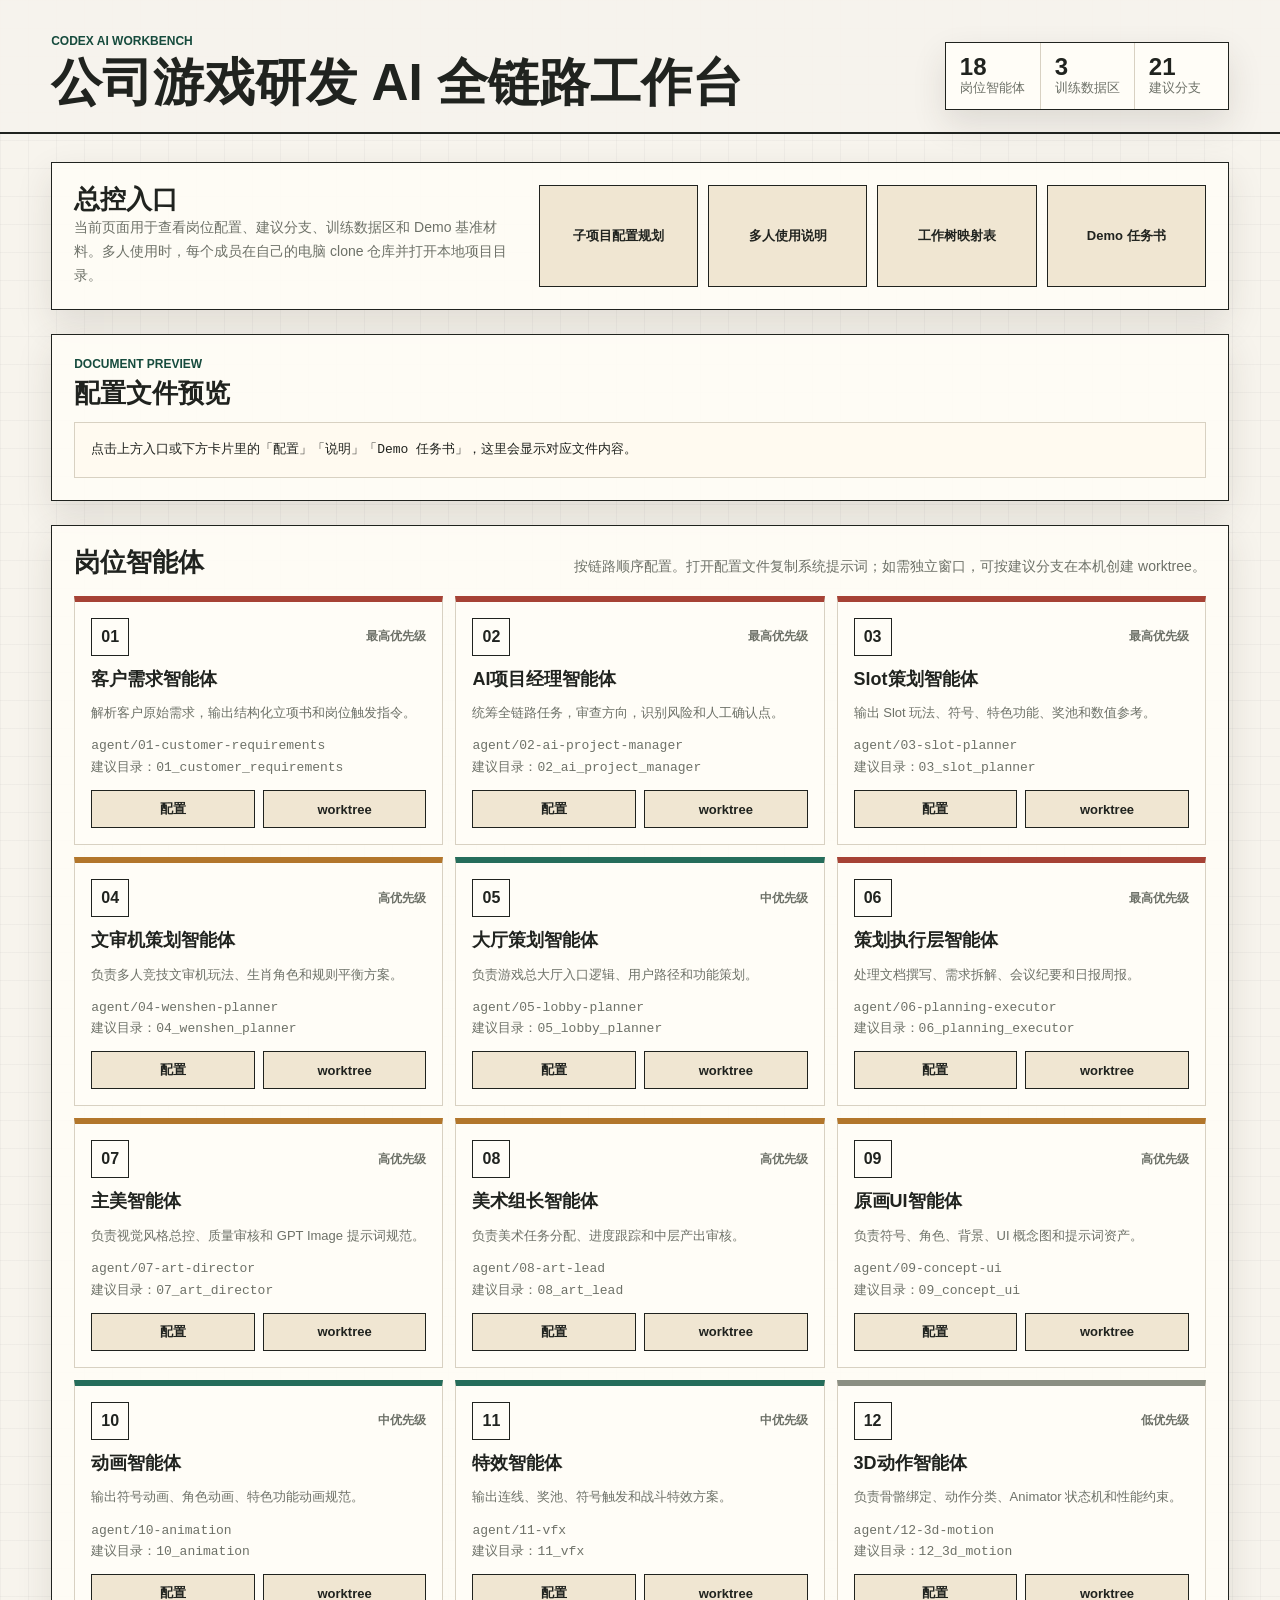
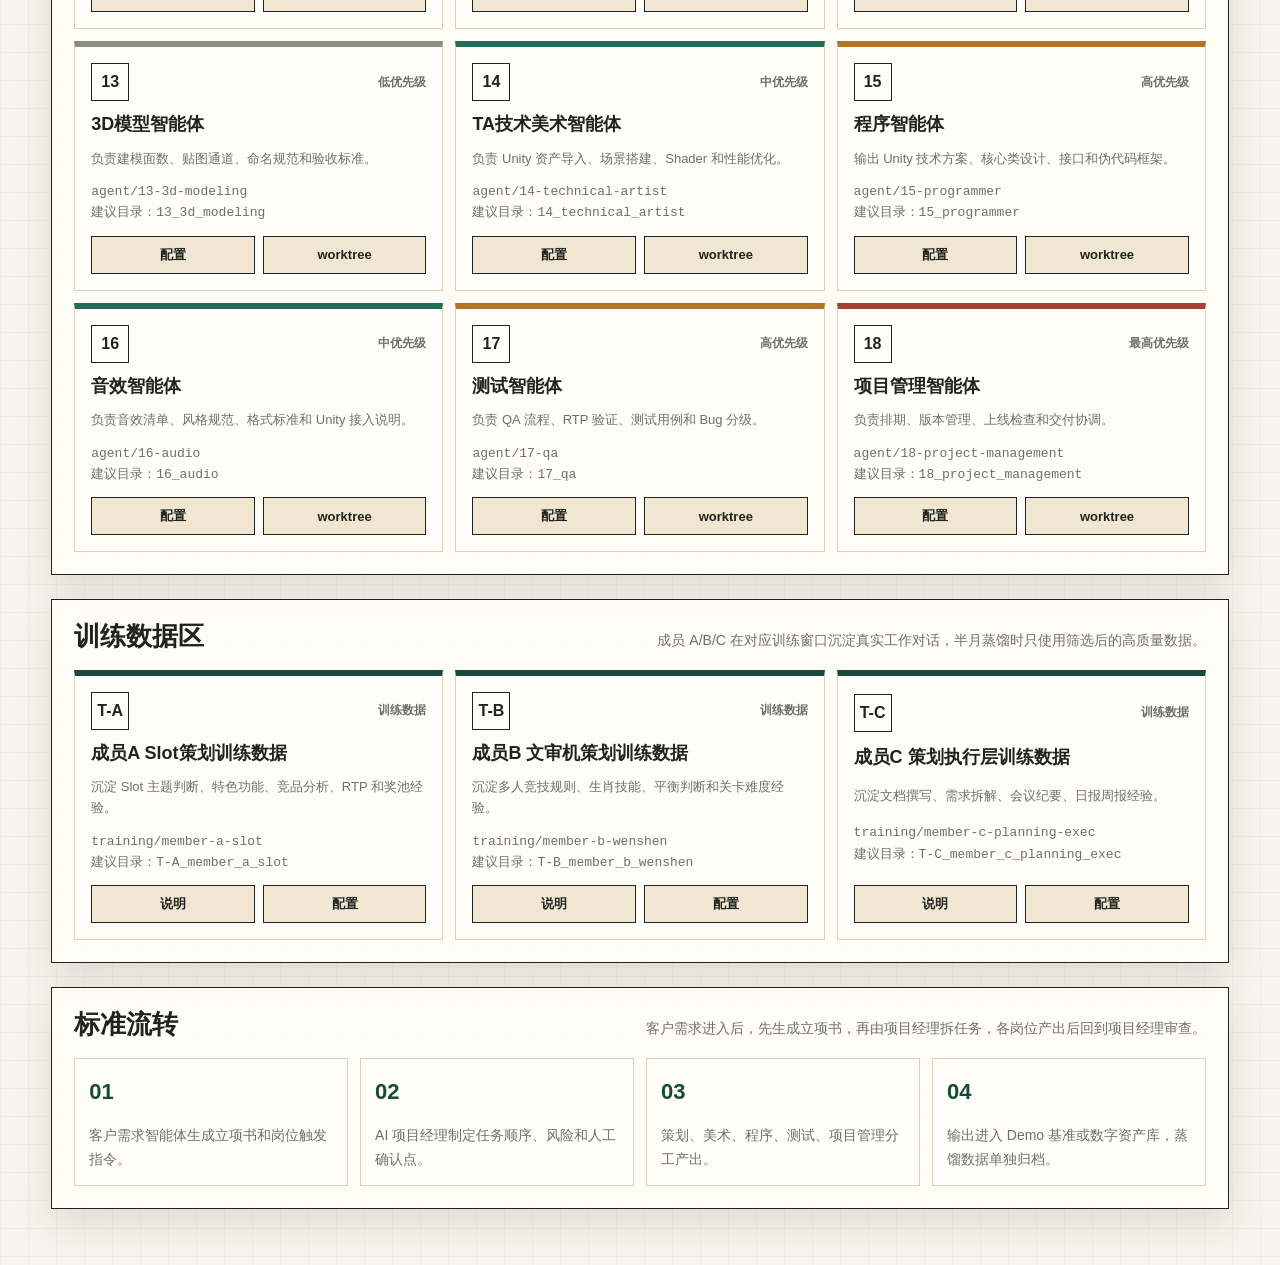
<file: 07_本地管理台/index.html>
<!doctype html>
<html lang="zh-CN">
<head>
  <meta charset="utf-8">
  <meta name="viewport" content="width=device-width, initial-scale=1">
  <title>公司游戏研发 AI 全链路工作台</title>
  <link rel="stylesheet" href="./styles.css">
</head>
<body>
  <header class="topbar">
    <div>
      <p class="eyebrow">Codex AI Workbench</p>
      <h1>公司游戏研发 AI 全链路工作台</h1>
    </div>
    <div class="status-strip" aria-label="工作台状态">
      <span><strong>18</strong> 岗位智能体</span>
      <span><strong>3</strong> 训练数据区</span>
      <span><strong>21</strong> 建议分支</span>
    </div>
  </header>

  <main>
    <section class="control-band">
      <div class="control-copy">
        <h2>总控入口</h2>
        <p>当前页面用于查看岗位配置、建议分支、训练数据区和 Demo 基准材料。多人使用时，每个成员在自己的电脑 clone 仓库并打开本地项目目录。</p>
      </div>
      <div class="quick-links">
        <a href="../00_执行中枢/Codex子项目配置规划.md">子项目配置规划</a>
        <a href="../00_执行中枢/团队多人使用说明.md">多人使用说明</a>
        <a href="../00_执行中枢/本地工作树映射表.md">工作树映射表</a>
        <a href="../04_Demo基准测试/Demo任务书.md">Demo 任务书</a>
      </div>
    </section>

    <section class="document-viewer" aria-live="polite">
      <div class="viewer-heading">
        <div>
          <p class="eyebrow">Document Preview</p>
          <h2 id="viewerTitle">配置文件预览</h2>
        </div>
        <div class="viewer-actions">
          <a id="viewerVsCodeLink" href="#" hidden>VS Code 打开</a>
          <a id="viewerOpenLink" href="#" target="_blank" rel="noreferrer" hidden>浏览器打开</a>
        </div>
      </div>
      <p id="viewerLocalPath" class="viewer-path" hidden></p>
      <pre id="viewerContent">点击上方入口或下方卡片里的「配置」「说明」「Demo 任务书」，这里会显示对应文件内容。</pre>
    </section>

    <section class="grid-shell">
      <div class="section-heading">
        <h2>岗位智能体</h2>
        <p>按链路顺序配置。打开配置文件复制系统提示词；如需独立窗口，可按建议分支在本机创建 worktree。</p>
      </div>
      <div id="agentGrid" class="agent-grid"></div>
    </section>

    <section class="grid-shell">
      <div class="section-heading">
        <h2>训练数据区</h2>
        <p>成员 A/B/C 在对应训练窗口沉淀真实工作对话，半月蒸馏时只使用筛选后的高质量数据。</p>
      </div>
      <div id="trainingGrid" class="training-grid"></div>
    </section>

    <section class="workflow">
      <div class="section-heading">
        <h2>标准流转</h2>
        <p>客户需求进入后，先生成立项书，再由项目经理拆任务，各岗位产出后回到项目经理审查。</p>
      </div>
      <ol>
        <li>客户需求智能体生成立项书和岗位触发指令。</li>
        <li>AI 项目经理制定任务顺序、风险和人工确认点。</li>
        <li>策划、美术、程序、测试、项目管理分工产出。</li>
        <li>输出进入 Demo 基准或数字资产库，蒸馏数据单独归档。</li>
      </ol>
    </section>
  </main>

  <script src="./app.js"></script>
</body>
</html>
</file>
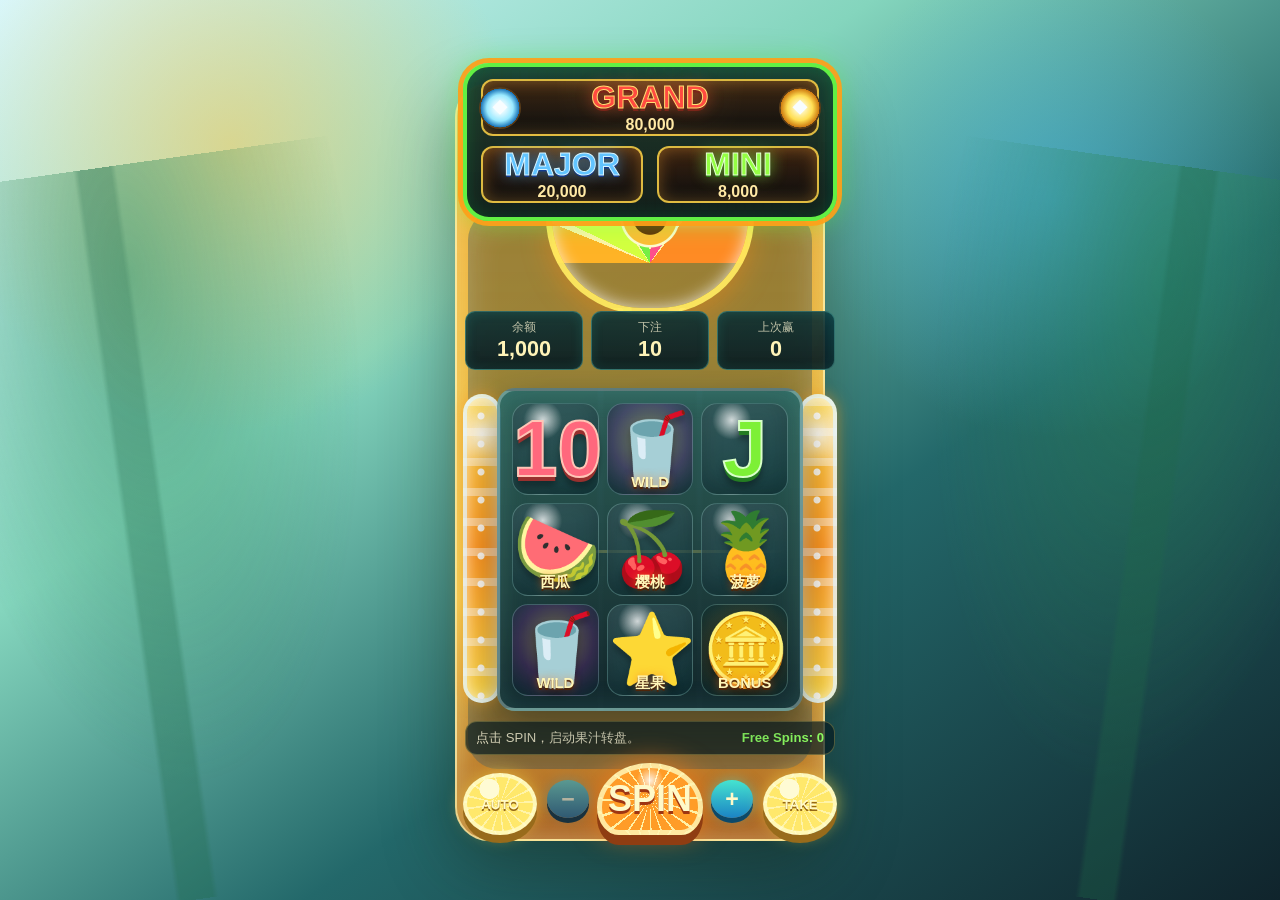
<file: 04_Demo基准测试/Demo_V1_水果777_20260514/demo/index.html>
<!doctype html>
<html lang="zh-CN">
<head>
  <meta charset="utf-8">
  <meta name="viewport" content="width=device-width, initial-scale=1">
  <title>水果777 Demo V1</title>
  <link rel="stylesheet" href="./styles.css">
</head>
<body>
  <main class="machine" aria-label="水果777 Slot Demo">
    <section class="jackpot-panel" aria-label="奖池">
      <div class="gem gem-left">◆</div>
      <div class="gem gem-right">◆</div>
      <div class="jackpot grand" data-tier="grand">
        <span>GRAND</span>
        <strong id="grandValue">80,000</strong>
      </div>
      <div class="jackpot-row">
        <div class="jackpot major" data-tier="major">
          <span>MAJOR</span>
          <strong id="majorValue">20,000</strong>
        </div>
        <div class="jackpot mini" data-tier="mini">
          <span>MINI</span>
          <strong id="miniValue">8,000</strong>
        </div>
      </div>
    </section>

    <section class="citrus-wheel" aria-hidden="true">
      <div class="wheel-core"></div>
    </section>

    <section class="stats-bar" aria-label="状态">
      <div>
        <span>余额</span>
        <strong id="creditsValue">1,000</strong>
      </div>
      <div>
        <span>下注</span>
        <strong id="betValue">10</strong>
      </div>
      <div>
        <span>上次赢</span>
        <strong id="lastWinValue">0</strong>
      </div>
    </section>

    <section class="cabinet">
      <div class="juice-pipe pipe-left" aria-hidden="true"></div>
      <div class="juice-pipe pipe-right" aria-hidden="true"></div>

      <div class="reel-window">
        <div class="payline payline-mid"></div>
        <div id="reels" class="reels" aria-live="polite"></div>
        <div id="winToast" class="win-toast" role="status"></div>
      </div>
    </section>

    <section class="message-strip">
      <p id="messageText">点击 SPIN，启动果汁转盘。</p>
      <p id="freeText">Free Spins: 0</p>
    </section>

    <section class="controls" aria-label="控制">
      <button id="autoButton" class="round-button lemon" type="button">
        <span>AUTO</span>
      </button>
      <div class="spin-cluster">
        <button id="betDownButton" class="step-button" type="button" aria-label="减少下注">−</button>
        <button id="spinButton" class="spin-button" type="button">
          <span>SPIN</span>
        </button>
        <button id="betUpButton" class="step-button" type="button" aria-label="增加下注">+</button>
      </div>
      <button id="takeButton" class="round-button lemon" type="button">
        <span>TAKE</span>
      </button>
    </section>
  </main>

  <script src="./app.js"></script>
</body>
</html>
</file>
<file: 07_本地管理台/styles.css>
:root {
  color-scheme: light;
  --paper: #f7f4ed;
  --ink: #20231f;
  --muted: #6d7168;
  --line: #d8d1c2;
  --panel: #fffdf7;
  --accent: #256d5b;
  --accent-strong: #164b3d;
  --amber: #b2762b;
  --red: #a64235;
  --shadow: 0 14px 34px rgba(53, 45, 31, 0.12);
}

* {
  box-sizing: border-box;
}

body {
  margin: 0;
  background:
    linear-gradient(90deg, rgba(32, 35, 31, 0.035) 1px, transparent 1px),
    linear-gradient(rgba(32, 35, 31, 0.035) 1px, transparent 1px),
    var(--paper);
  background-size: 28px 28px;
  color: var(--ink);
  font-family: "Microsoft YaHei", "Noto Sans CJK SC", sans-serif;
  letter-spacing: 0;
}

a {
  color: inherit;
  text-decoration: none;
}

.topbar {
  display: flex;
  justify-content: space-between;
  gap: 24px;
  align-items: end;
  padding: 34px clamp(18px, 4vw, 56px) 22px;
  border-bottom: 2px solid var(--ink);
  background: rgba(247, 244, 237, 0.92);
}

.eyebrow {
  margin: 0 0 8px;
  color: var(--accent-strong);
  font-size: 12px;
  font-weight: 700;
  text-transform: uppercase;
}

h1,
h2,
p {
  margin: 0;
}

h1 {
  max-width: 760px;
  font-size: clamp(28px, 4vw, 52px);
  line-height: 1.06;
}

h2 {
  font-size: clamp(20px, 2vw, 28px);
  line-height: 1.15;
}

.status-strip {
  display: grid;
  grid-template-columns: repeat(3, minmax(92px, 1fr));
  border: 1px solid var(--ink);
  background: var(--panel);
  box-shadow: var(--shadow);
}

.status-strip span {
  padding: 12px 14px;
  border-left: 1px solid var(--line);
  color: var(--muted);
  font-size: 13px;
  white-space: nowrap;
}

.status-strip span:first-child {
  border-left: 0;
}

.status-strip strong {
  display: block;
  color: var(--ink);
  font-size: 24px;
  line-height: 1;
}

main {
  padding: 28px clamp(18px, 4vw, 56px) 56px;
}

.control-band,
.grid-shell,
.workflow,
.document-viewer {
  border: 1px solid var(--ink);
  background: rgba(255, 253, 247, 0.9);
  box-shadow: var(--shadow);
}

.control-band {
  display: grid;
  grid-template-columns: minmax(240px, 0.8fr) minmax(300px, 1.2fr);
  gap: 20px;
  padding: 22px;
}

.control-copy p,
.section-heading p,
.workflow li {
  color: var(--muted);
  line-height: 1.72;
  font-size: 14px;
}

.quick-links {
  display: grid;
  grid-template-columns: repeat(4, minmax(120px, 1fr));
  gap: 10px;
}

.quick-links a,
.agent-card a,
.training-card a {
  display: inline-flex;
  align-items: center;
  justify-content: center;
  min-height: 38px;
  padding: 8px 12px;
  border: 1px solid var(--ink);
  background: #f0e6d2;
  font-size: 13px;
  font-weight: 700;
}

.quick-links a:hover,
.agent-card a:hover,
.training-card a:hover {
  background: var(--accent);
  color: white;
}

.document-viewer,
.grid-shell,
.workflow {
  margin-top: 24px;
  padding: 22px;
}

.viewer-heading {
  display: flex;
  align-items: end;
  justify-content: space-between;
  gap: 16px;
  margin-bottom: 14px;
}

.viewer-actions {
  display: flex;
  gap: 8px;
  flex-wrap: wrap;
  justify-content: end;
}

#viewerOpenLink,
#viewerVsCodeLink {
  min-height: 34px;
  padding: 8px 12px;
  border: 1px solid var(--ink);
  background: #f0e6d2;
  font-size: 13px;
  font-weight: 700;
}

.viewer-path {
  margin: -4px 0 12px;
  padding: 8px 10px;
  border: 1px solid var(--line);
  background: #fffaf0;
  color: var(--accent-strong);
  font-family: Consolas, "Courier New", monospace;
  font-size: 12px;
  line-height: 1.5;
  overflow-wrap: anywhere;
}

#viewerContent {
  max-height: 520px;
  margin: 0;
  padding: 16px;
  overflow: auto;
  border: 1px solid var(--line);
  background: #fffaf0;
  color: var(--ink);
  font-family: Consolas, "Microsoft YaHei", "Noto Sans CJK SC", monospace;
  font-size: 13px;
  line-height: 1.68;
  white-space: pre-wrap;
  overflow-wrap: anywhere;
}

.section-heading {
  display: flex;
  justify-content: space-between;
  gap: 20px;
  align-items: end;
  margin-bottom: 18px;
}

.section-heading p {
  max-width: 720px;
}

.agent-grid {
  display: grid;
  grid-template-columns: repeat(3, minmax(220px, 1fr));
  gap: 12px;
}

.agent-card,
.training-card {
  display: grid;
  gap: 12px;
  min-height: 212px;
  padding: 16px;
  border: 1px solid var(--line);
  background: var(--panel);
}

.agent-card[data-priority="最高"] {
  border-top: 6px solid var(--red);
}

.agent-card[data-priority="高"] {
  border-top: 6px solid var(--amber);
}

.agent-card[data-priority="中"] {
  border-top: 6px solid var(--accent);
}

.agent-card[data-priority="低"] {
  border-top: 6px solid #8b8f83;
}

.card-top {
  display: flex;
  align-items: center;
  justify-content: space-between;
  gap: 12px;
}

.index {
  display: inline-flex;
  align-items: center;
  justify-content: center;
  width: 38px;
  height: 38px;
  border: 1px solid var(--ink);
  font-weight: 800;
}

.priority {
  color: var(--muted);
  font-size: 12px;
  font-weight: 700;
}

.agent-card h3,
.training-card h3 {
  margin: 0;
  font-size: 18px;
  line-height: 1.25;
}

.agent-card p,
.training-card p {
  color: var(--muted);
  line-height: 1.64;
  font-size: 13px;
  overflow-wrap: anywhere;
}

.path {
  overflow-wrap: anywhere;
  color: var(--accent-strong);
  font-family: Consolas, "Courier New", monospace;
  font-size: 12px;
}

.actions {
  display: grid;
  grid-template-columns: 1fr 1fr;
  gap: 8px;
  align-self: end;
}

.training-grid {
  display: grid;
  grid-template-columns: repeat(3, minmax(220px, 1fr));
  gap: 12px;
}

.training-card {
  min-height: 190px;
  border-top: 6px solid var(--accent-strong);
}

.workflow ol {
  display: grid;
  grid-template-columns: repeat(4, minmax(160px, 1fr));
  gap: 12px;
  margin: 0;
  padding: 0;
  list-style: none;
  counter-reset: step;
}

.workflow li {
  min-height: 120px;
  padding: 14px;
  border: 1px solid var(--line);
  background: var(--panel);
  counter-increment: step;
}

.workflow li::before {
  content: counter(step, decimal-leading-zero);
  display: block;
  margin-bottom: 12px;
  color: var(--accent-strong);
  font-weight: 800;
  font-size: 22px;
}

@media (max-width: 1100px) {
  .agent-grid,
  .workflow ol {
    grid-template-columns: repeat(2, minmax(220px, 1fr));
  }

  .quick-links,
  .training-grid {
    grid-template-columns: repeat(2, minmax(140px, 1fr));
  }
}

@media (max-width: 720px) {
  .topbar,
  .control-band,
  .section-heading {
    display: block;
  }

  .status-strip {
    margin-top: 18px;
    grid-template-columns: 1fr;
  }

  .status-strip span {
    border-left: 0;
    border-top: 1px solid var(--line);
  }

  .status-strip span:first-child {
    border-top: 0;
  }

  .quick-links,
  .agent-grid,
  .training-grid,
  .workflow ol {
    grid-template-columns: 1fr;
  }

  .control-copy {
    margin-bottom: 18px;
  }
}
</file>
<file: 04_Demo基准测试/Demo_V1_水果777_20260514/demo/styles.css>
:root {
  --ink: #13212a;
  --deep: #0d2830;
  --glass: rgba(15, 64, 73, 0.78);
  --orange: #ff8a14;
  --juice: #ffc642;
  --lime: #7dee38;
  --teal: #33d4c5;
  --blue: #32a8ff;
  --berry: #ff4f7e;
  --gold: #ffd45a;
  --cream: #fff7d4;
  --shadow: 0 22px 70px rgba(23, 36, 20, 0.45);
}

* {
  box-sizing: border-box;
}

html,
body {
  min-height: 100vh;
}

body {
  margin: 0;
  display: grid;
  place-items: center;
  overflow-x: hidden;
  color: var(--cream);
  font-family: "Trebuchet MS", "Microsoft YaHei", sans-serif;
  background:
    radial-gradient(circle at 18% 16%, rgba(255, 199, 74, 0.52), transparent 18rem),
    radial-gradient(circle at 82% 22%, rgba(66, 190, 255, 0.42), transparent 15rem),
    linear-gradient(145deg, #d8f8ff 0%, #84d5bd 34%, #23686a 62%, #10242c 100%);
}

html {
  background: #10242c;
}

body::before,
body::after {
  content: "";
  position: fixed;
  inset: auto auto 0 -8vw;
  width: 42vw;
  height: 82vh;
  background:
    linear-gradient(90deg, transparent 42%, rgba(31, 107, 73, 0.42) 43% 49%, transparent 50%),
    radial-gradient(ellipse at 50% 15%, rgba(42, 134, 86, 0.7), transparent 58%);
  transform: rotate(-8deg);
  pointer-events: none;
  opacity: 0.75;
}

body::after {
  left: auto;
  right: -9vw;
  transform: rotate(8deg) scaleX(-1);
}

.machine {
  position: relative;
  width: min(96vw, 390px);
  min-height: min(96vh, 810px);
  padding: 18px 18px 20px;
  display: grid;
  grid-template-rows: auto 86px auto 1fr auto auto;
  isolation: isolate;
}

.machine::before {
  content: "";
  position: absolute;
  inset: 38px 10px 14px;
  border-radius: 34px;
  background:
    linear-gradient(180deg, rgba(255, 238, 147, 0.22), transparent 14%),
    linear-gradient(180deg, rgba(255, 157, 27, 0.82), rgba(254, 201, 63, 0.92) 68%, rgba(181, 93, 26, 0.9));
  border: 2px solid rgba(255, 247, 183, 0.75);
  box-shadow: var(--shadow), inset 0 0 28px rgba(255, 247, 171, 0.46);
  z-index: -3;
}

.machine::after {
  content: "";
  position: absolute;
  inset: 165px 23px 86px;
  border-radius: 30px;
  background: rgba(7, 37, 44, 0.35);
  box-shadow: inset 0 0 36px rgba(255, 255, 255, 0.18);
  z-index: -2;
}

.jackpot-panel {
  position: relative;
  padding: 12px 14px 14px;
  border: 4px solid #62f044;
  border-radius: 26px;
  background:
    linear-gradient(180deg, rgba(20, 54, 42, 0.94), rgba(10, 22, 24, 0.96)),
    repeating-linear-gradient(90deg, transparent 0 7px, rgba(255, 151, 39, 0.16) 7px 9px);
  box-shadow:
    0 0 0 5px rgba(255, 160, 24, 0.92),
    0 0 28px rgba(91, 255, 61, 0.52),
    inset 0 0 20px rgba(23, 255, 117, 0.18);
  transform-origin: top center;
  animation: panelDrop 700ms cubic-bezier(.2, .9, .2, 1.1) both;
}

.gem {
  position: absolute;
  top: 20px;
  width: 42px;
  height: 42px;
  display: grid;
  place-items: center;
  border-radius: 50%;
  background: radial-gradient(circle, #ffffff, #96e9ff 44%, #1a74b8 65%, #5a3c18 66%);
  color: #f8fdff;
  text-shadow: 0 0 10px #fff;
}

.gem-left {
  left: 12px;
}

.gem-right {
  right: 12px;
  background: radial-gradient(circle, #fff9bd, #ffde4d 42%, #ce7b12 65%, #5a3c18 66%);
}

.jackpot {
  display: grid;
  gap: 3px;
  place-items: center;
  min-height: 56px;
  border-radius: 12px;
  border: 2px solid rgba(255, 215, 74, 0.85);
  background:
    linear-gradient(180deg, rgba(76, 33, 10, 0.7), rgba(12, 13, 14, 0.92)),
    radial-gradient(circle at 50% 15%, rgba(255, 236, 138, 0.34), transparent 55%);
  box-shadow: inset 0 0 16px rgba(255, 168, 54, 0.35);
}

.jackpot span {
  font-size: clamp(1.1rem, 5vw, 2rem);
  line-height: 1;
  font-weight: 900;
  color: #ff4a40;
  -webkit-text-stroke: 1px #ffe071;
  text-shadow: 0 3px 0 #7b2519, 0 0 15px rgba(255, 86, 49, 0.72);
}

.jackpot strong {
  min-width: 9ch;
  text-align: center;
  font-size: 1rem;
  color: #ffe9a5;
  letter-spacing: 0;
}

.jackpot-row {
  display: grid;
  grid-template-columns: 1fr 1fr;
  gap: 14px;
  margin-top: 10px;
}

.major span {
  color: #62c4ff;
  -webkit-text-stroke-color: #d7f5ff;
  text-shadow: 0 2px 0 #133b8e, 0 0 15px rgba(74, 177, 255, 0.8);
}

.mini span {
  color: #94ff43;
  -webkit-text-stroke-color: #e4ffd1;
  text-shadow: 0 2px 0 #2d7e14, 0 0 15px rgba(129, 255, 70, 0.8);
}

.jackpot.pulse {
  animation: jackpotPulse 900ms ease-in-out 2;
}

.citrus-wheel {
  width: 208px;
  height: 96px;
  justify-self: center;
  margin-top: -3px;
  border-radius: 0 0 130px 130px;
  overflow: hidden;
  background:
    radial-gradient(circle at 50% 0, #8b4713 0 18px, transparent 19px),
    conic-gradient(from 270deg, #ffb326 0 22deg, #fff4a8 22deg 26deg, #d4ff40 26deg 54deg, #fff4a8 54deg 58deg, #75ef45 58deg 88deg, #fff4a8 88deg 92deg, #ff4f8d 92deg 124deg, #fff4a8 124deg 128deg, #ff8b24 128deg 180deg, transparent 180deg);
  border: 6px solid rgba(255, 232, 95, 0.95);
  border-top: 0;
  box-shadow: 0 10px 26px rgba(255, 136, 18, 0.38), inset 0 0 16px rgba(255, 255, 255, 0.75);
  transform-origin: 50% 0;
}

.citrus-wheel.spin-burst {
  animation: wheelBurst 1s ease-in-out;
}

.wheel-core {
  width: 72px;
  height: 72px;
  margin: -36px auto 0;
  border-radius: 50%;
  background: radial-gradient(circle, #612b06 0 32%, #ffbc35 34% 52%, #fffbd0 54% 57%, transparent 59%);
}

.stats-bar {
  display: grid;
  grid-template-columns: repeat(3, 1fr);
  gap: 8px;
  margin: 4px 2px 10px;
}

.stats-bar div {
  min-width: 0;
  padding: 8px 5px;
  border-radius: 10px;
  background: linear-gradient(180deg, rgba(8, 47, 53, 0.88), rgba(8, 25, 31, 0.92));
  border: 1px solid rgba(111, 238, 220, 0.34);
  text-align: center;
  box-shadow: inset 0 0 12px rgba(44, 213, 198, 0.14);
}

.stats-bar span {
  display: block;
  color: rgba(255, 247, 212, 0.72);
  font-size: 0.72rem;
}

.stats-bar strong {
  display: block;
  margin-top: 2px;
  color: #fff4b8;
  font-size: clamp(1rem, 4vw, 1.35rem);
  line-height: 1.1;
}

.cabinet {
  position: relative;
  min-height: 300px;
  display: grid;
  place-items: stretch;
}

.juice-pipe {
  position: absolute;
  top: 14px;
  bottom: 8px;
  width: 38px;
  border-radius: 20px;
  border: 4px solid rgba(235, 249, 255, 0.82);
  background:
    radial-gradient(circle at 50% 12%, rgba(255, 255, 255, 0.85), transparent 12%),
    repeating-linear-gradient(180deg, rgba(255, 255, 255, 0.42) 0 8px, transparent 8px 30px),
    linear-gradient(180deg, #ffd947, #ff951f 50%, #ffd947);
  box-shadow: inset 0 0 14px rgba(255, 255, 255, 0.65), 0 0 15px rgba(255, 158, 33, 0.55);
  overflow: hidden;
}

.juice-pipe::after {
  content: "";
  position: absolute;
  inset: -80px 7px;
  background: radial-gradient(circle, rgba(255, 255, 255, 0.88) 0 3px, transparent 4px);
  background-size: 14px 28px;
  animation: bubbles 1.8s linear infinite;
}

.pipe-left {
  left: 0;
}

.pipe-right {
  right: 0;
}

.reel-window {
  position: relative;
  margin: 8px 34px 0;
  padding: 12px;
  min-height: 294px;
  border-radius: 18px;
  background:
    linear-gradient(180deg, rgba(27, 89, 94, 0.86), rgba(8, 32, 42, 0.93)),
    linear-gradient(90deg, transparent 32%, rgba(255,255,255,0.12) 33% 34%, transparent 35% 65%, rgba(255,255,255,0.12) 66% 67%, transparent 68%);
  border: 3px solid rgba(198, 238, 232, 0.42);
  box-shadow: inset 0 0 28px rgba(104, 232, 220, 0.18), 0 14px 40px rgba(6, 20, 25, 0.45);
  overflow: hidden;
}

.payline {
  position: absolute;
  left: 14px;
  right: 14px;
  top: 50%;
  height: 3px;
  background: linear-gradient(90deg, transparent, rgba(255, 235, 107, 0.8), transparent);
  opacity: 0.42;
  pointer-events: none;
}

.reels {
  position: relative;
  z-index: 1;
  display: grid;
  grid-template-columns: repeat(3, minmax(0, 1fr));
  grid-template-rows: repeat(3, minmax(0, 1fr));
  gap: 8px;
  height: 100%;
  min-height: 270px;
}

.symbol {
  position: relative;
  display: grid;
  place-items: center;
  min-width: 0;
  min-height: 0;
  border-radius: 16px;
  background:
    radial-gradient(circle at 35% 18%, rgba(255, 255, 255, 0.78), transparent 21%),
    linear-gradient(160deg, rgba(255, 255, 255, 0.14), rgba(255, 255, 255, 0.02)),
    rgba(8, 49, 55, 0.62);
  border: 1px solid rgba(190, 248, 234, 0.22);
  box-shadow: inset 0 -10px 22px rgba(0, 0, 0, 0.18);
  transform: translateZ(0);
}

.symbol.spinning {
  animation: reelBlur 520ms linear infinite;
}

.symbol.win {
  z-index: 2;
  animation: symbolWin 900ms ease-in-out infinite;
  box-shadow:
    0 0 18px rgba(255, 239, 94, 0.78),
    inset 0 0 22px rgba(255, 239, 94, 0.28);
}

.symbol-icon {
  font-size: clamp(2.2rem, 12vw, 4.4rem);
  filter: drop-shadow(0 5px 3px rgba(0, 0, 0, 0.3));
  line-height: 1;
}

.symbol-label {
  position: absolute;
  left: 5px;
  right: 5px;
  bottom: 5px;
  text-align: center;
  font-weight: 900;
  font-size: clamp(0.62rem, 2.6vw, 0.92rem);
  line-height: 1;
  color: #fff6b8;
  text-shadow: 0 2px 0 rgba(82, 35, 6, 0.9), 0 0 8px rgba(255, 121, 33, 0.72);
}

.symbol[data-id="ten"] .symbol-icon,
.symbol[data-id="jack"] .symbol-icon {
  font-weight: 900;
  font-size: clamp(2.5rem, 13vw, 5rem);
  color: #ff687d;
  -webkit-text-stroke: 2px #ffc5b6;
  text-shadow: 0 5px 0 #98302e;
}

.symbol[data-id="jack"] .symbol-icon {
  color: #7df036;
  -webkit-text-stroke-color: #d8ffc9;
  text-shadow: 0 5px 0 #247d22;
}

.symbol[data-id="wild"] {
  background: radial-gradient(circle at 50% 40%, rgba(255, 220, 92, 0.35), rgba(123, 44, 145, 0.32) 55%, rgba(8, 49, 55, 0.62));
}

.symbol[data-id="scatter"] {
  background: radial-gradient(circle, rgba(255, 244, 92, 0.38), rgba(255, 44, 196, 0.16) 48%, rgba(8, 49, 55, 0.62));
}

.symbol[data-id="bonus"] {
  background: radial-gradient(circle, rgba(255, 215, 73, 0.42), rgba(122, 75, 6, 0.2) 58%, rgba(8, 49, 55, 0.62));
}

.win-toast {
  position: absolute;
  inset: auto 20px 18px;
  z-index: 4;
  min-height: 36px;
  display: grid;
  place-items: center;
  border-radius: 999px;
  color: #fff8d0;
  font-weight: 900;
  font-size: 1.05rem;
  text-shadow: 0 2px 0 rgba(94, 38, 8, 0.9);
  pointer-events: none;
  opacity: 0;
  transform: translateY(8px) scale(0.96);
}

.win-toast.show {
  background: linear-gradient(90deg, rgba(255, 76, 110, 0.92), rgba(255, 169, 35, 0.94), rgba(105, 235, 61, 0.88));
  box-shadow: 0 0 22px rgba(255, 208, 53, 0.75);
  animation: toastPop 1100ms ease both;
}

.message-strip {
  display: grid;
  grid-template-columns: 1fr auto;
  gap: 8px;
  align-items: center;
  margin: 10px 2px 8px;
  padding: 8px 10px;
  border-radius: 12px;
  background: rgba(8, 29, 35, 0.7);
  border: 1px solid rgba(255, 224, 110, 0.28);
}

.message-strip p {
  margin: 0;
  font-size: 0.82rem;
  line-height: 1.2;
  color: rgba(255, 249, 218, 0.86);
}

#freeText {
  white-space: nowrap;
  color: #8eff62;
  font-weight: 900;
}

.controls {
  display: grid;
  grid-template-columns: 74px 1fr 74px;
  gap: 10px;
  align-items: end;
}

button {
  border: 0;
  cursor: pointer;
  font-family: inherit;
  color: #fff9c8;
  font-weight: 900;
  letter-spacing: 0;
  transition: transform 120ms ease, filter 120ms ease;
}

button:active {
  transform: translateY(2px) scale(0.98);
}

button:disabled {
  cursor: not-allowed;
  filter: grayscale(0.45) brightness(0.72);
}

.round-button {
  width: 74px;
  height: 62px;
  border-radius: 50%;
  background:
    radial-gradient(circle at 34% 22%, #fffbd4 0 16%, transparent 17%),
    repeating-conic-gradient(from 0deg, #ffe86b 0 18deg, #fff4a9 18deg 22deg),
    radial-gradient(circle, #fff46e, #f7c222 62%, #ae8120 64%);
  border: 4px solid rgba(255, 255, 216, 0.7);
  box-shadow: 0 8px 0 #986b1b, 0 0 18px rgba(255, 225, 74, 0.6);
  text-shadow: 0 2px 0 #966816;
}

.round-button.active {
  box-shadow: 0 8px 0 #487e15, 0 0 24px rgba(126, 255, 72, 0.9);
  filter: saturate(1.25);
}

.spin-cluster {
  display: grid;
  grid-template-columns: 42px 1fr 42px;
  gap: 8px;
  align-items: center;
}

.spin-button {
  min-height: 72px;
  border-radius: 50% 50% 22px 22px / 62% 62% 28px 28px;
  background:
    radial-gradient(ellipse at 50% 20%, rgba(255,255,255,.85), transparent 20%),
    repeating-conic-gradient(from -18deg, #ff9c27 0 15deg, #fff1a6 15deg 18deg),
    radial-gradient(ellipse, #ffad2f, #ff821b 68%, #a14912 70%);
  border: 5px solid rgba(255, 245, 181, 0.86);
  box-shadow: 0 10px 0 #8f3d12, 0 0 28px rgba(255, 129, 22, 0.72);
  font-size: clamp(1.25rem, 8vw, 2.25rem);
  text-shadow: 0 3px 0 #9e3512;
}

.spin-button.spinning {
  animation: spinButtonGlow 650ms ease-in-out infinite alternate;
}

.step-button {
  height: 38px;
  border-radius: 50%;
  background: linear-gradient(180deg, #45e4d0, #1b83c4);
  box-shadow: 0 5px 0 #0c496a, 0 0 13px rgba(66, 223, 213, 0.5);
  font-size: 1.45rem;
}

@keyframes panelDrop {
  from {
    opacity: 0;
    transform: translateY(-22px) scale(0.96);
  }
  to {
    opacity: 1;
    transform: translateY(0) scale(1);
  }
}

@keyframes bubbles {
  from { transform: translateY(72px); }
  to { transform: translateY(-18px); }
}

@keyframes reelBlur {
  from {
    transform: translateY(-12px) scaleY(1.04);
    filter: blur(0.5px);
  }
  to {
    transform: translateY(12px) scaleY(0.96);
    filter: blur(1.8px);
  }
}

@keyframes symbolWin {
  0%, 100% { transform: scale(1); }
  50% { transform: scale(1.08); }
}

@keyframes toastPop {
  0% { opacity: 0; transform: translateY(10px) scale(0.94); }
  18%, 78% { opacity: 1; transform: translateY(0) scale(1); }
  100% { opacity: 0; transform: translateY(-5px) scale(0.98); }
}

@keyframes wheelBurst {
  0% { transform: rotate(0deg); filter: brightness(1); }
  45% { transform: rotate(18deg); filter: brightness(1.4); }
  100% { transform: rotate(0deg); filter: brightness(1); }
}

@keyframes jackpotPulse {
  0%, 100% { transform: scale(1); filter: brightness(1); }
  45% { transform: scale(1.035); filter: brightness(1.55); }
}

@keyframes spinButtonGlow {
  from { filter: brightness(1); }
  to { filter: brightness(1.24) saturate(1.2); }
}

@media (max-width: 420px) {
  .machine {
    width: 100vw;
    min-height: 100svh;
    padding: 8px 8px 10px;
    grid-template-rows: auto 76px auto 1fr auto auto;
  }

  .jackpot-panel {
    padding: 8px 10px 10px;
    border-radius: 20px;
  }

  .jackpot {
    min-height: 46px;
  }

  .jackpot-row {
    gap: 8px;
    margin-top: 8px;
  }

  .gem {
    width: 34px;
    height: 34px;
    top: 15px;
  }

  .citrus-wheel {
    width: 184px;
    height: 82px;
    border-width: 5px;
  }

  .wheel-core {
    width: 58px;
    height: 58px;
    margin-top: -29px;
  }

  .stats-bar {
    gap: 6px;
    margin: 2px 0 6px;
  }

  .stats-bar div {
    padding: 6px 3px;
    border-radius: 9px;
  }

  .cabinet {
    min-height: 290px;
  }

  .juice-pipe {
    width: 30px;
  }

  .reel-window {
    margin: 6px 24px 0;
    padding: 9px;
    min-height: 282px;
    border-radius: 14px;
  }

  .reels {
    min-height: 260px;
    gap: 6px;
  }

  .symbol {
    border-radius: 12px;
  }

  .controls {
    grid-template-columns: 66px 1fr 66px;
    gap: 8px;
  }

  .round-button {
    width: 66px;
    height: 56px;
    font-size: 0.78rem;
    box-shadow: 0 6px 0 #986b1b, 0 0 14px rgba(255, 225, 74, 0.55);
  }

  .spin-button {
    min-height: 66px;
    border-width: 4px;
    box-shadow: 0 7px 0 #8f3d12, 0 0 22px rgba(255, 129, 22, 0.68);
  }

  .spin-cluster {
    grid-template-columns: 36px 1fr 36px;
    gap: 6px;
  }

  .step-button {
    height: 36px;
  }

  .message-strip {
    margin: 7px 0 6px;
    padding: 6px 8px;
  }
}

@media (prefers-reduced-motion: reduce) {
  *,
  *::before,
  *::after {
    animation-duration: 1ms !important;
    animation-iteration-count: 1 !important;
    scroll-behavior: auto !important;
  }
}
</file>
